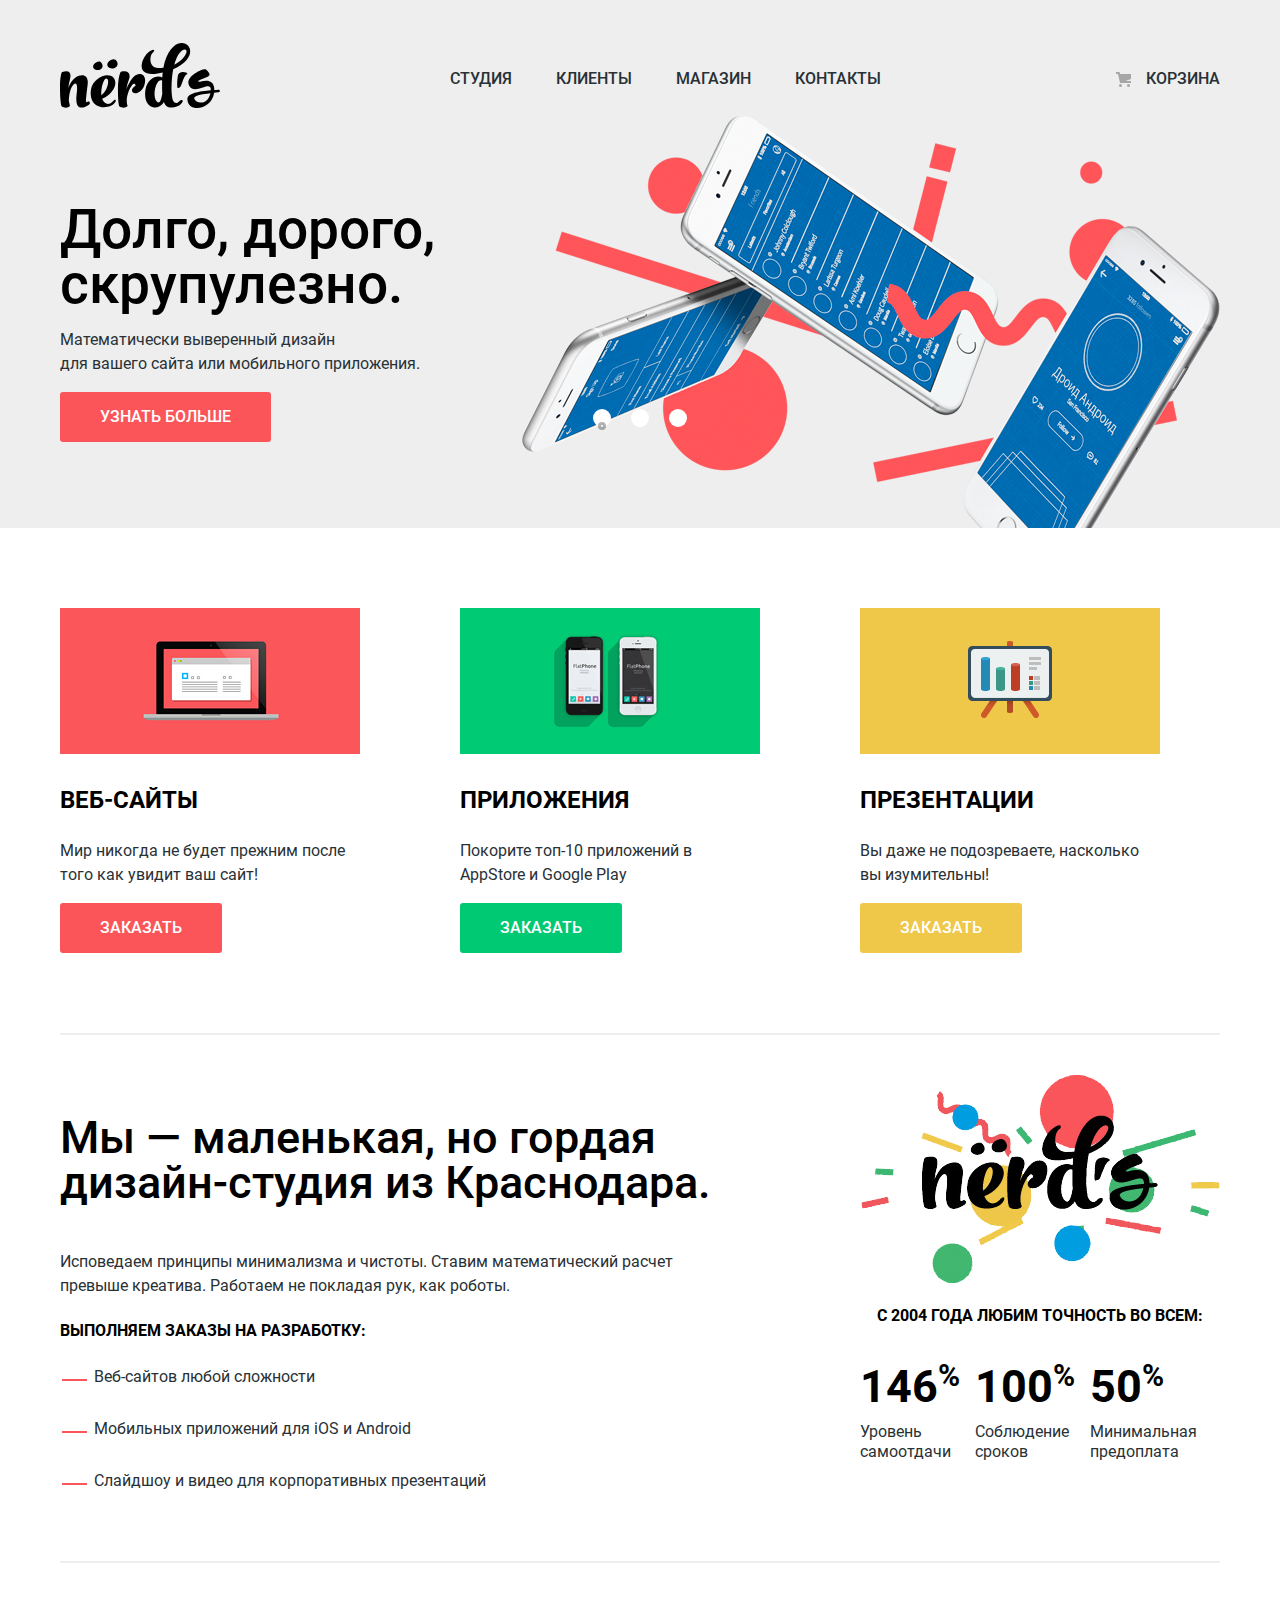
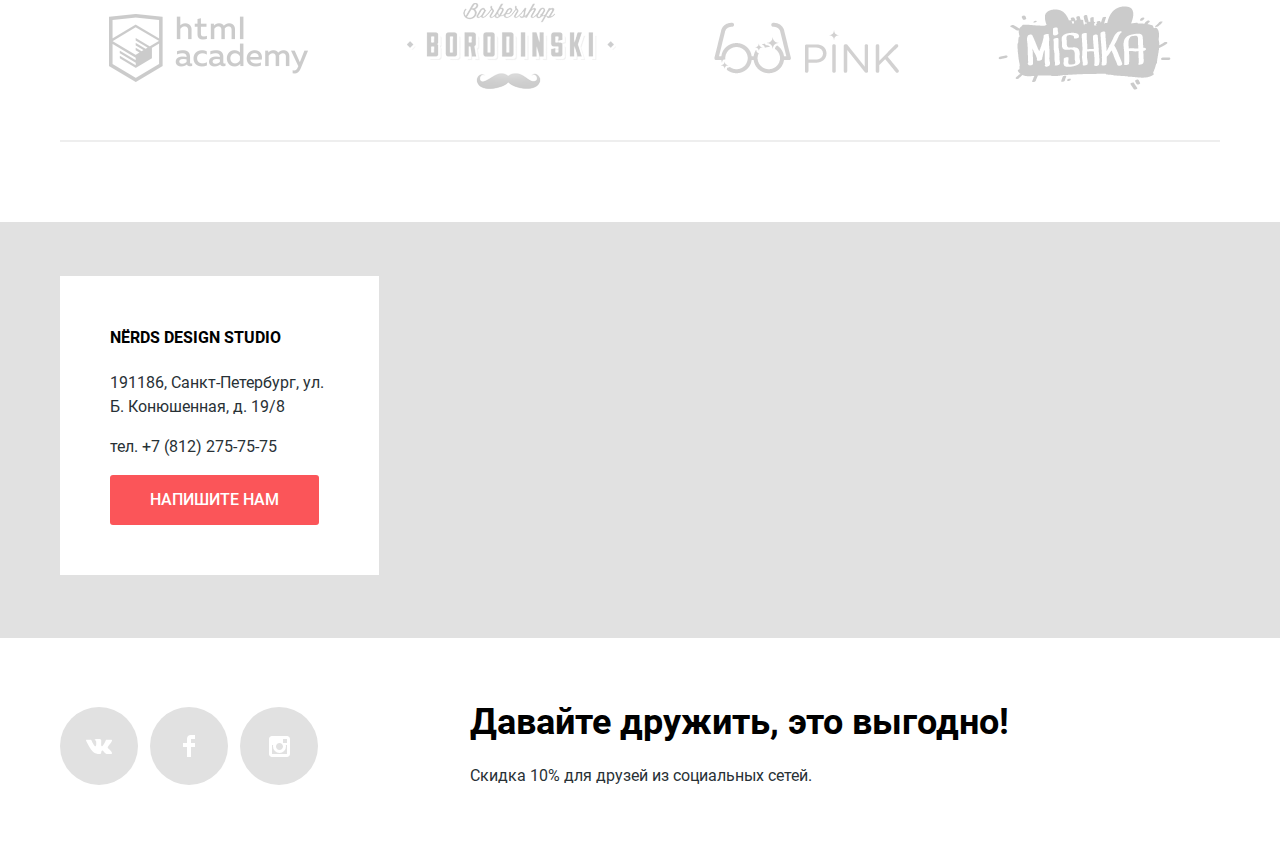
<file: index.html>
<!DOCTYPE html>
<html lang="ru">
<head>
  <meta charset="utf-8">
  <link rel="stylesheet" href="css/normalize.css">
  <link rel="stylesheet" href="css/style.css">
  <script defer src="js/script.js"></script>
  <title>Нёрдс</title>
</head>
<body>
  <header class="main-header">
    <nav class="navigation main-wrapper">
      <a class="main-menu__link--logo-index">
        <img class="main-logo" src="img/nerds-logo.svg" width="160px" alt="Логотип дизайн-студии «Нёрдс»">
      </a>
      <ul class="main-menu__list no-bullet">
        <li class="main-menu__item">
          <a class="main-menu__link" href="">Студия</a>
        </li>
        <li class="main-menu__item">
          <a class="main-menu__link" href="">Клиенты</a>
        </li>
        <li class="main-menu__item">
          <a class="main-menu__link" href="catalog.html">Магазин</a>
        </li>
        <li class="main-menu__item">
          <a class="main-menu__link" href="">Контакты</a>
        </li>
      </ul>
      <ul class="basket no-bullet">
        <li class="main-menu__item">
          <a class="main-menu__link main-menu__link--basket" href="">Корзина</a>
        </li>
      </ul>
    </nav>
  </header>
  <main class="main-content">
    <h1 class="visually-hidden">Дизайн-студия «Нёрдс»</h1>
    <section class="slider">
      <h2 class="visually-hidden">Преимущества</h2>
      <div class="slider__wrapper main-wrapper">

        <ul class="slider__list no-bullet">
          <li class="slider__item ">
            <div class="slider__slide-1 slide-wrapper slider__slide--show">
              <h3 class="slider__slide-name">Долго, дорого,<br>скрупулезно.</h3>
              <p class="slider__slide-text">Математически выверенный дизайн<br>для вашего сайта или мобильного приложения.</p>
              <a class="button slider__button" href="">Узнать больше</a>
            </div>
          </li>
          <li class="slider__item">
            <div class="slider__slide-2 slide-wrapper">
              <h3 class="slider__slide-name">Любим математику<br>как никто другой</h3>
              <p class="slider__slide-text">Никакого креатива, только математические формулы<br>для расчета идеальных пропорций.</p>
              <a class="button slider__button" href="">Узнать больше</a>
            </div>
          </li>
          <li class="slider__item">
            <div class="slider__slide-3 slide-wrapper">
              <h3 class="slider__slide-name">Только ночь,<br>только хардкор</h3>
              <p class="slider__slide-text">Работать днем, как все? Мы против этого.<br>Ближе к полуночи работа только начинается.</p>
              <a class="button slider__button">Узнать больше</a>
            </div>
          </li>
        </ul>
        <div class="slider__controls">
          <ul class="slider__controls-list no-bullet">
            <li class="slider__controls-item no-js-hide">
              <button class="slider__control slider__control-1" disabled></button>
              <div class="slider__control-indicator slider__control-indicator--current"></div>
            </li>
            <li class="slider__controls-item no-js-hide">
              <button class="slider__control slider__control-2"></button>
              <div class="slider__control-indicator"></div>
            </li>
            <li class="slider__controls-item no-js-hide">
              <button class="slider__control slider__control-3"></button>
              <div class="slider__control-indicator"></div>
            </li>
          </ul>
        </div>
      </div>
    </section>
    <div class="main-wrapper">
      <section class="services">
        <h2 class="visually-hidden">Чем мы занимаемся</h2>
        <ul class="services__list no-bullet">
          <li class="services__item">
            <img class="services__image" src="img/illustration-sites.png" width="300px" alt="">
            <h3 class="services__caption">Веб-сайты</h3>
            <p class="services__text">Мир никогда не будет прежним после того как увидит ваш сайт!</p>
            <button class="button" type="button">Заказать</button>
          </li>
          <li class="services__item">
            <img class="services__image" src="img/illustration-apps.png" width="300px" alt="">
            <h3 class="services__caption">Приложения</h3>
            <p class="services__text">Покорите топ-10 приложений в AppStore и Google Play</p>
            <button class="button button--green" type="button">Заказать</button>
          </li>
          <li class="services__item">
            <img class="services__image" src="img/illustration-presentations.png" width="300px" alt="">
            <h3 class="services__caption">Презентации</h3>
            <p class="services__text">Вы даже не подозреваете, насколько вы изумительны!</p>
            <button class="button button--yellow" type="button">Заказать</button>
          </li>
        </ul>
      </section>
      <hr>
      <section class="about">
        <h2 class="visually-hidden">О нас</h2>
        <div class="about__column-left">
          <h3 class="about__lead">Мы — маленькая, но гордая дизайн-студия из Краснодара.</h3>
          <p class="about__text">Исповедаем принципы минимализма и чистоты. Ставим математический расчет превыше креатива. Работаем не покладая рук, как роботы.</p>
          <h4 class="about__caption caption">Выполняем заказы на разработку:</h4>
          <ul class="about__work-list no-bullet">
            <li class="about__work-item item-bullet">Веб-сайтов любой сложности</li>
            <li class="about__work-item item-bullet">Мобильных приложений для iOS и Android</li>
            <li class="about__work-item item-bullet">Слайдшоу и видео для корпоративных презентаций</li>
          </ul>
        </div>
        <div class="about__column-right">
          <img class="about__logo" src="img/nerds-illustration.png" width="360px" alt="">
          <h4 class="about__caption caption">С 2004 года любим точность во всем:</h4>
          <ul class="about__rates-list no-bullet">
            <li class="about__rates-item">
              <p class="about__text about__rates-text">
                <strong class="about__rate">146<span class="perсent">%</span></strong> Уровень самоотдачи
              </p>
            </li>
            <li class="about__rates-item">
              <p class="about__text about__rates-text">
                <strong class="about__rate">100<span class="perсent">%</span></strong> Соблюдение сроков
              </p>
            </li>
            <li class="about__rates-item">
              <p class="about__text about__rates-text">
                <strong class="about__rate">50<span class="perсent">%</span></strong> Минимальная предоплата
              </p>
            </li>
          </ul>
        </div>
      </section>
      <hr>
      <section class="clients">
        <h2 class="visually-hidden">Наши клиенты</h2>
        <ul class="clients__list no-bullet">
          <li class="clients__item">
            <a class="clients__link" href="https://htmlacademy.ru/">
              <img class="clients__banner" src="img/logo-1.png" width="199px" alt="HTML Academy интерактивные онлайн-курсы">
            </a>
          </li>
          <li class="clients__item">
            <a class="clients__link" href="#">
              <img class="clients__banner" src="img/logo-2.png" width="209px" alt="Барбершоп Бородинский">
            </a>
          </li>
          <li class="clients__item">
            <a class="clients__link" href="#">
              <img class="clients__banner" src="img/logo-3.png" width="185px" alt="Pink">
            </a>
          </li>
          <li class="clients__item">
            <a class="clients__link" href="#">
              <img class="clients__banner" src="img/logo-4.png" width="173px;" alt="Mishka">
            </a>
          </li>
        </ul>
      </section>
      <hr class="hr--margin-bottom">
    </div>
  </main>
  <footer class="main-footer">
    <div class="map">
      <script type="text/javascript" charset="utf-8" async src="https://api-maps.yandex.ru/services/constructor/1.0/js/?um=constructor%3A93148eb541c0cf088c847e32d00c5382eb821a0918bf2b37befaef58043a42cd&amp;width=100%25&amp;height=416&amp;lang=ru_RU&amp;scroll=false"></script>
    </div>
    <div class="main-wrapper">
      <h2 class="visually-hidden">Контактная информация</h2>
      <div class="contacts">
        <h4 class="contacts__caption caption">Nёrds Design Studio</h4>
        <p class="contacts__text">191186, Санкт-Петербург, ул. Б. Конюшенная, д. 19/8</p>
        <p class="contacts__text">тел. +7 (812) 275-75-75</p>
        <a class="button contacts__button" href="feedback.html">Напишите нам</a>
      </div>
      <div class="social-links">
        <ul class="social-links__list no-bullet">
          <li class="social-links__item">
            <a class="social-links__link" href="https://vk.com">
              <img class="social-links__icon" src="img/vk-icon.svg" width="26px" alt="Наша группа Вконтакте">
            </a>
          </li>
          <li class="social-links__item">
            <a class="social-links__link" href="https://facebook.com">
              <img class="social-links__icon" src="img/fb-icon.svg" width="12px" alt="Наш профиль в Facebook">
            </a>
          </li>
          <li class="social-links__item">
            <a class="social-links__link" href="https://instagram.com">
              <img class="social-links__icon" src="img/insta-icon.svg" width="21px" alt="Наш профиль в Instagram">
            </a>
          </li>
        </ul>
        <p class="social-links__text"><strong class="social-links__lead">Давайте дружить, это выгодно!</strong><br>Скидка 10% для друзей из социальных сетей.</p>
      </div>
    </div>
  </footer>
  <section class="modal feedback-page">
    <h2 class="visually-hidden">Форма обратной связи</h2>
    <h2 class=feedback__lead>Напишите нам</h2>
    <form class="feedback__form" action="https://echo.htmlacademy.ru/" method="post">
      <label class="feedback__label">Ваше имя: <input class="form-text-input feedback__name" type="text" name="name" placeholder="Имя Фамилия" required></label>
      <label class="feedback__label">Ваш e-mail: <input class="form-text-input feedback__email" type="email" name="email" placeholder="email@example.com" required></label>
      <label class="feedback__label">Текст письма: <textarea class="form-text-input feedback__message" name="message" placeholder="В свободной форме" required></textarea></label>
      <input class="button feedback__button" type="submit" value="Отправить">
    </form>
    <button class="close-button" type="button">
      <span class="visually-hidden">Закрыть форму обратной связи</span>
    </button>
  </section>
  <div class="blocker"></div>
</body>
</html>
</file>
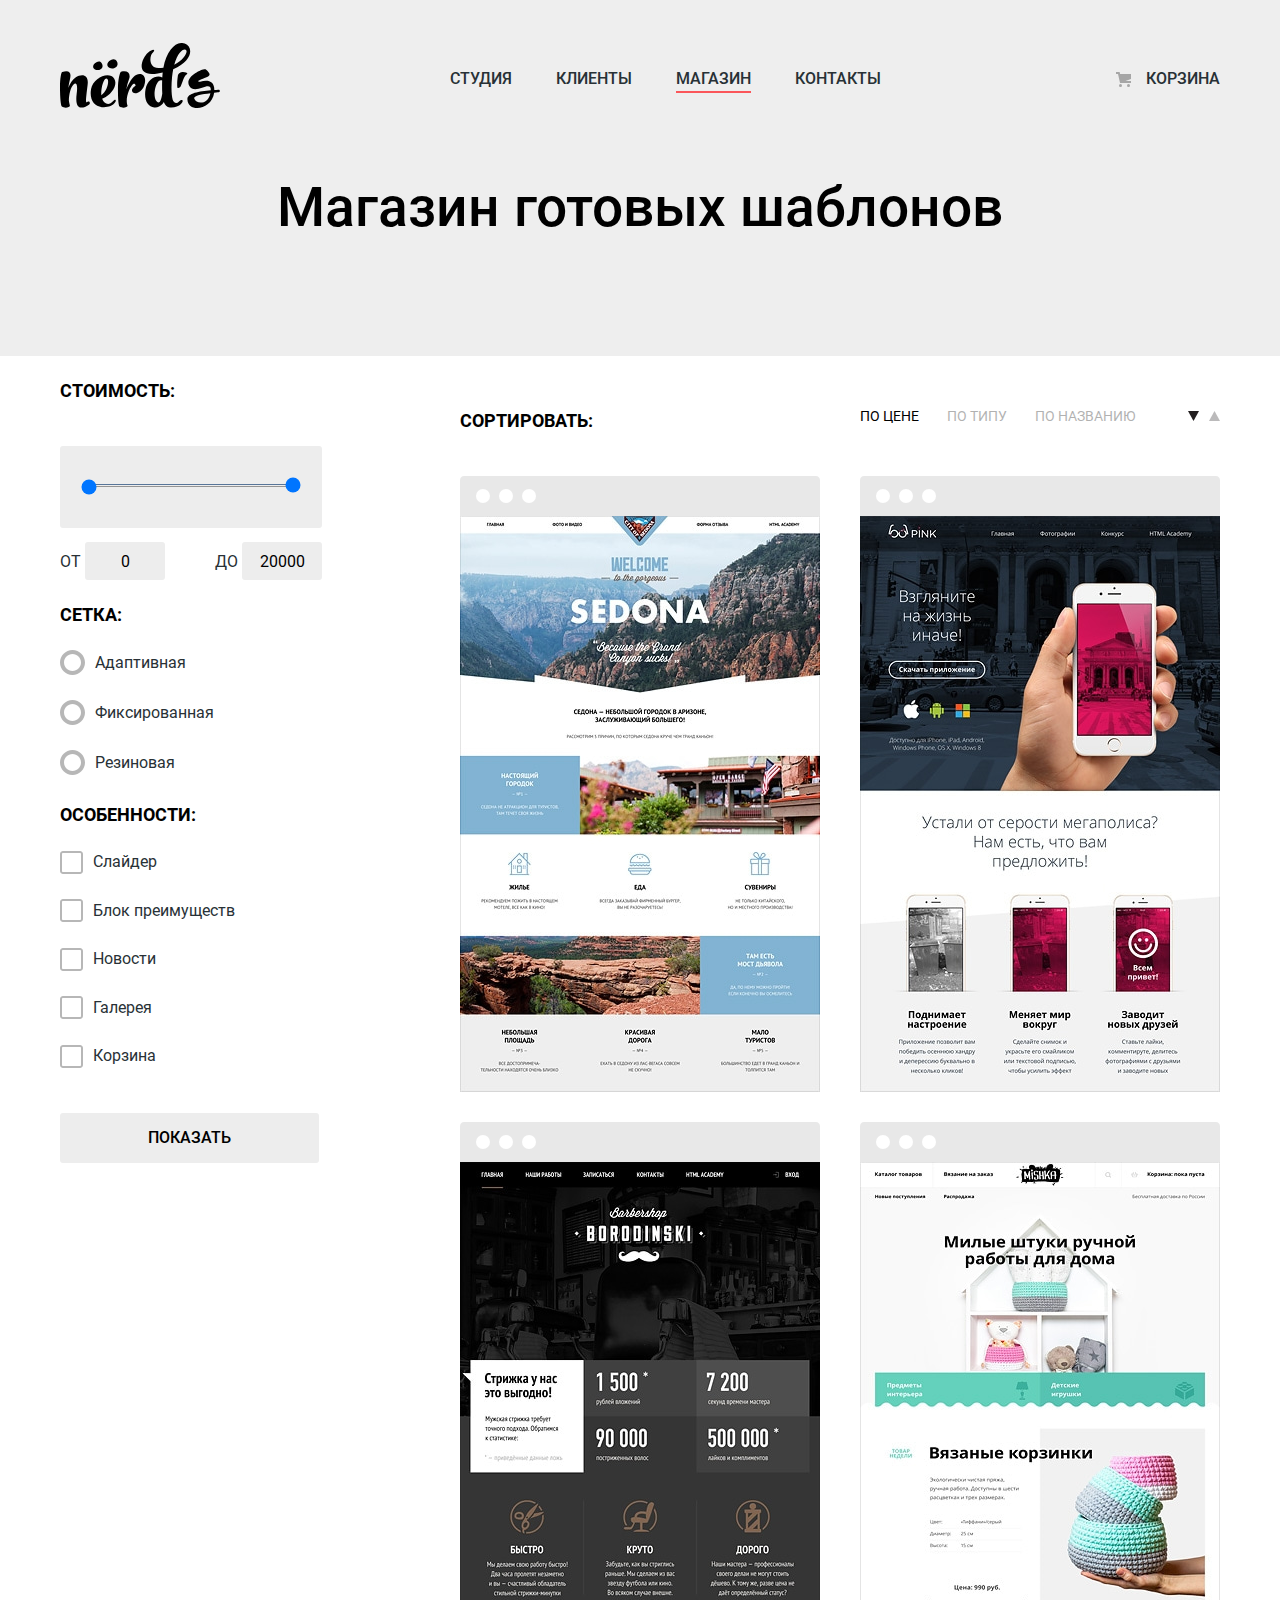
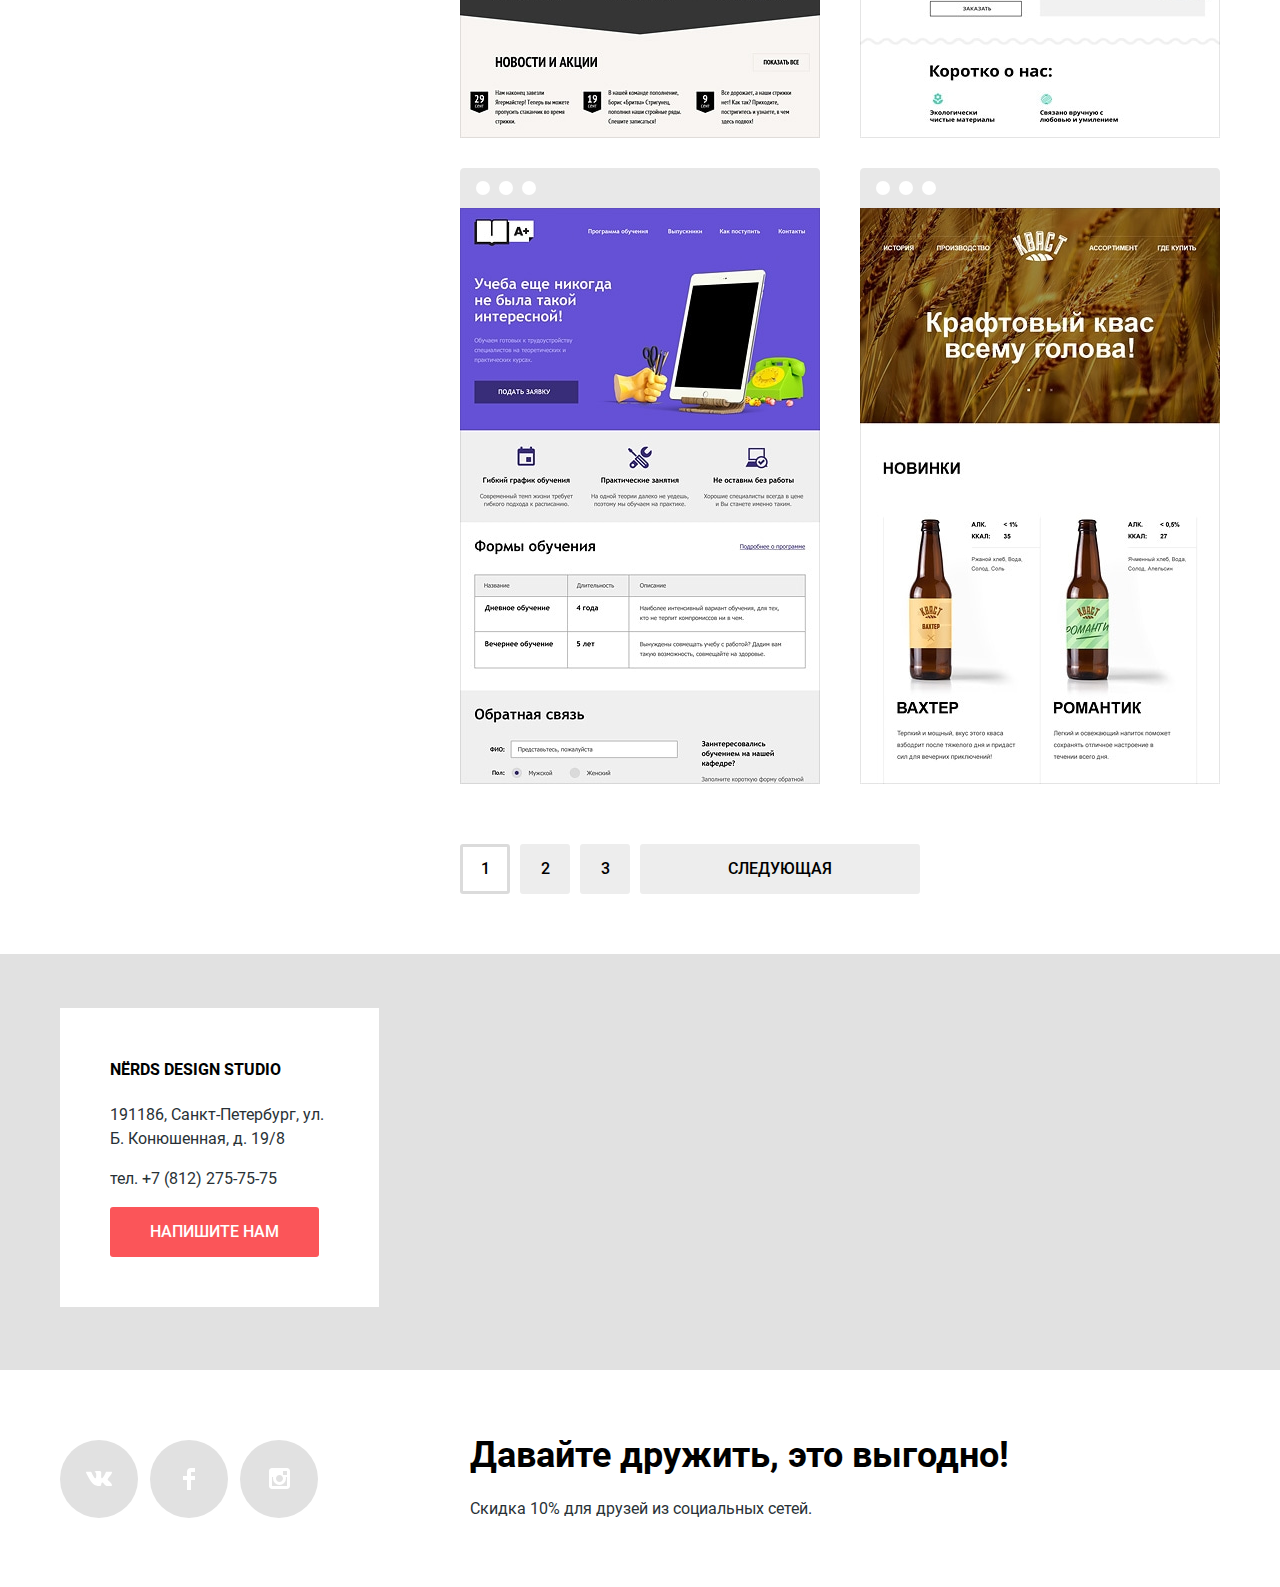
<file: catalog.html>
<!DOCTYPE html>
<html lang="ru">
<head>
  <meta charset="utf-8">
  <link rel="stylesheet" href="css/normalize.css">
  <link rel="stylesheet" href="css/style.css">
  <script defer src="js/script.js"></script>
  <title>Нёрдс | Магазин</title>
</head>
<body>
  <header class="main-header">
    <nav class="navigation main-wrapper">
          <a class="main-menu__link--logo" href="index.html">
            <span class="visually-hidden">Перейти на главную страницу</span>
            <img class="main-logo" src="img/nerds-logo.svg" width="160px" alt="Логотип дизайн-студии «Нёрдс»">
          </a>
      <ul class="main-menu__list no-bullet">
        <li class="main-menu__item">
          <a class="main-menu__link" href="">Студия</a>
        </li>
        <li class="main-menu__item">
          <a class="main-menu__link" href="">Клиенты</a>
        </li>
        <li class="main-menu__item">
          <a class="main-menu__link main-menu__link--current">Магазин</a>
        </li>
        <li class="main-menu__item">
          <a class="main-menu__link" href="">Контакты</a>
        </li>
      </ul>
      <ul class="basket no-bullet">
        <li class="main-menu__item">
          <a class="main-menu__link main-menu__link--basket" href="">Корзина</a>
        </li>
      </ul>
    </nav>
  </header>
  <main class="main-content">
    <div class="main-caption-wrapper">
      <h1 class="main-caption">Магазин готовых шаблонов</h1>
    </div>
    <div class="main-wrapper">
      <div class="columns-container">
        <form class="catalog-form" method="get">
          <fieldset class="catalog-form__fieldset no-js-hide">
            <legend class="catalog-form__legend catalog__caption">Стоимость:</legend>
            <div class="form-range range">
              <div class="range-scale__wrapper">
                <input class="range__scale range__scale--min" type="range" min="0" step="1000" max="20000" value="0" oninput="minRangeMove()">
                <input class="range__scale range__scale--max" type="range" min="0" step="1000" max="20000" value="20000" oninput="maxRangeMove()">
              </div>
              <div class="range-values__wrapper">
                <label class="range-value__label">от <input class="range-value range-value__min-price" type="text" name="min-price" readonly value="0"></label>
                <label class="range-value__label">до <input class="range-value range-value__max-price" type="text" name="max-price" readonly value="20000"></label>
              </div>
            </div>
          </fieldset>
          <fieldset class="catalog-form__fieldset">
            <legend class="catalog-form__legend catalog__caption">Сетка:</legend>
            <ul class="catalog-form__list no-bullet">
              <li class="catalog-form__item">
                <label class="radiobutton">
                  <input class="visually-hidden radiobutton__hidden" type="radio" name="grid" value="adaptive">
                  <span class="radiobutton__indicator"></span>
                  <span class="radiobutton__text">Адаптивная</span>
                </label>
              </li>
              <li class="catalog-form__item">
                <label class="radiobutton">
                  <input class="visually-hidden radiobutton__hidden" type="radio" name="grid" value="fixed">
                  <span class="radiobutton__indicator"></span>
                  <span class="radiobutton__text">Фиксированная</span>
                </label>
              </li>
              <li class="catalog-form__item">
                <label class="radiobutton">
                  <input class="visually-hidden radiobutton__hidden" type="radio" name="grid" value="rubber">
                  <span class="radiobutton__indicator"></span>
                  <span class="radiobutton__text">Резиновая</span>
                </label>
              </li>
            </ul>
          </fieldset>
          <fieldset class="catalog-form__fieldset">
            <legend class="catalog-form__legend catalog__caption">Особенности:</legend>
            <ul class="catalog-form__list no-bullet">
              <li class="catalog-form__item">
                <label class="checkbox">
                  <input class="visually-hidden checkbox__hidden" type="checkbox" name="slider">
                  <span class="checkbox__indicator"></span>
                  <span class="checkbox__text">Слайдер</span>
                </label>
              </li>
              <li class="catalog-form__item">
                <label class="checkbox">
                  <input class="visually-hidden checkbox__hidden" type="checkbox" name="advantages">
                  <span class="checkbox__indicator"></span>
                  <span class="checkbox__text">Блок преимуществ</span>
                </label>
              </li>
              <li class="catalog-form__item">
                <label class="checkbox">
                  <input class="visually-hidden checkbox__hidden" type="checkbox" name="news">
                  <span class="checkbox__indicator"></span>
                  <span class="checkbox__text">Новости</span>
                </label>
              </li>
              <li class="catalog-form__item">
                <label class="checkbox">
                  <input class="visually-hidden checkbox__hidden" type="checkbox" name="gallery">
                  <span class="checkbox__indicator"></span>
                  <span class="checkbox__text">Галерея</span>
                </label>
              </li>
              <li class="catalog-form__item">
                <label class="checkbox">
                  <input class="visually-hidden checkbox__hidden" type="checkbox" name="basket">
                  <span class="checkbox__indicator"></span>
                  <span class="checkbox__text">Корзина</span>
                </label>
              </li>
            </ul>
          </fieldset>
          <input class="button form-button form-button--filter" type="submit" value="Показать">
        </form>
        <section class="catalog">
          <div class="catalog__group-by">
            <p class="catalog__caption">Сортировать:</p>
            <div class="catalog-controls__wrapper">
              <ul class="catalog-controls__list catalog-controls__list--group-by no-bullet">
                <li class="catalog-controls__item catalog-controls__item--group-by"><button class="catalog__control catalog__control--current catalog__control--group-by">По цене</button></li>
                <li class="catalog-controls__item catalog-controls__item--group-by"><button class="catalog__control catalog__control--group-by">По типу</button></li>
                <li class="catalog-controls__item catalog-controls__item--group-by"><button class="catalog__control catalog__control--group-by">По названию</button></li>
              </ul>
              <ul class="catalog-controls__list catalog-controls__list--order no-bullet">
                <li class="catalog-controls__item catalog-controls__item--order"><button class="catalog__control catalog__control--current catalog__control--order"><img src="img/icon-down-dir.svg" width="11px" alt="По убыванию"></button></li>
                <li class="catalog-controls__item catalog-controls__item--order"><button class="catalog__control catalog__control--order"><img src="img/icon-up-dir.svg" width="11px" alt="По возрастанию"></button></li>
              </ul>
            </div>
          </div>
          <ul class="catalog__list no-bullet">
            <li class="catalog__item">
              <a class="catalog__buy-link" href="">
                <img class="catalog__image" src="img/img-sedona.jpg" width="360px" alt="">
              </a>
              <div class="catalog-card">
                <p class="catalog-card__caption catalog__caption">Sedona</p>
                <p class="catalog-card__text">Информационный сайт<br>для туристов</p>
                <label class="button catalog-card__button" type="button">9900 руб.</label>
              </div>
            </li>
            <li class="catalog__item">
              <a class="catalog__buy-link" href="">
                <img class="catalog__image" src="img/img-pink.jpg" width="360px" alt="">
              </a>
              <div class="catalog-card">
                <p class="catalog-card__caption catalog__caption">Pink App</p>
                <p class="catalog-card__text">Продуктовый лендинг<br>приложения для iOS и Android</p>
                <label class="button catalog-card__button" type="button">9900 руб.</label>
              </div>
            </li>
            <li class="catalog__item">
              <a class="catalog__buy-link" href="">
                <img class="catalog__image" src="img/img-barbershop.jpg" width="360px" alt="">
              </a>
              <div class="catalog-card">
                <p class="catalog-card__caption catalog__caption">Barbershop</p>
                <p class="catalog-card__text">Сайт салона красоты.<br>Для мужчин, да.</p>
                <label class="button catalog-card__button" type="button">9900 руб.</label>
              </div>
            </li>
            <li class="catalog__item">
              <a class="catalog__buy-link" href="">
                <img class="catalog__image" src="img/img-mishka.jpg" width="360px" alt="">
              </a>
              <div class="catalog-card">
                <p class="catalog-card__caption catalog__caption">Mishka</p>
                <p class="catalog-card__text">Интернет-магазин<br>вязаных игрушек</p>
                <label class="button catalog-card__button" type="button">9900 руб.</label>
              </div>
            </li>
            <li class="catalog__item">
              <a class="catalog__buy-link" href="">
                <img class="catalog__image" src="img/img-aplus.jpg" width="360px" alt="">
              </a>
              <div class="catalog-card">
                <p class="catalog-card__caption catalog__caption">A Plus</p>
                <p class="catalog-card__text">Лендинг курсов<br>повышения квалификации</p>
                <label class="button catalog-card__button" type="button">9900 руб.</label>
              </div>
            </li>
            <li class="catalog__item">
              <a class="catalog__buy-link" href="">
                <img class="catalog__image" src="img/img-kvast.jpg" width="360px" alt="">
              </a>
              <div class="catalog-card">
                <p class="catalog-card__caption catalog__caption">Кваст</p>
                <p class="catalog-card__text">Промо-сайт производителя<br>крафтового кваса</p>
                <label class="button catalog-card__button" type="button">9900 руб.</label>
              </div>
            </li>
          </ul>
          <div class="pagination">
            <ul class="pagination__list no-bullet">
              <li class="pagination__item">
                <button class="button form-button pagination-button pagination-button--current">1</button>
              </li>
              <li class="pagination__item">
                <button class="button form-button pagination-button">2</button>
              </li>
              <li class="pagination__item">
                <button class="button form-button pagination-button">3</button>
              </li>
              <li class="pagination__item">
                <button class="button form-button">Следующая</button>
              </li>
            </ul>
          </div>
        </section>
      </div>
    </div>
  </main>
  <footer class="main-footer">
    <div class="map">
      <script type="text/javascript" charset="utf-8" async src="https://api-maps.yandex.ru/services/constructor/1.0/js/?um=constructor%3A93148eb541c0cf088c847e32d00c5382eb821a0918bf2b37befaef58043a42cd&amp;width=100%25&amp;height=416&amp;lang=ru_RU&amp;scroll=false"></script>
    </div>
    <div class="main-wrapper">
      <h2 class="visually-hidden">Контактная информация</h2>
      <div class="contacts">
        <h4 class="contacts__caption caption">Nёrds Design Studio</h4>
        <p class="contacts__text">191186, Санкт-Петербург, ул. Б. Конюшенная, д. 19/8</p>
        <p class="contacts__text">тел. +7 (812) 275-75-75</p>
        <a class="button contacts__button" href="feedback.html">Напишите нам</a>
      </div>
      <div class="social-links">
        <ul class="social-links__list no-bullet">
          <li class="social-links__item">
            <a class="social-links__link" href="https://vk.com">
              <img class="social-links__icon" src="img/vk-icon.svg" width="26px" alt="Наша группа Вконтакте">
            </a>
          </li>
          <li class="social-links__item">
            <a class="social-links__link" href="https://facebook.com">
              <img class="social-links__icon" src="img/fb-icon.svg" width="12px" alt="Наш профиль в Facebook">
            </a>
          </li>
          <li class="social-links__item">
            <a class="social-links__link" href="https://instagram.com">
              <img class="social-links__icon" src="img/insta-icon.svg" width="21px" alt="Наш профиль в Instagram">
            </a>
          </li>
        </ul>
        <p class="social-links__text"><strong class="social-links__lead">Давайте дружить, это выгодно!</strong><br>Скидка 10% для друзей из социальных сетей.</p>
      </div>
    </div>
  </footer>
  <section class="modal feedback-page">
    <h2 class="visually-hidden">Форма обратной связи</h2>
    <h2 class=feedback__lead>Напишите нам</h2>
    <form class="feedback__form" action="https://echo.htmlacademy.ru/" method="post">
      <label class="feedback__label">Ваше имя: <input class="form-text-input feedback__name" type="text" name="name" placeholder="Имя Фамилия" required pattern=".{3,}"></label>
      <label class="feedback__label">Ваш e-mail: <input class="form-text-input feedback__email" type="email" name="email" placeholder="email@example.com" required></label>
      <label class="feedback__label">Текст письма: <textarea class="form-text-input feedback__message" name="message" placeholder="В свободной форме" required></textarea></label>
      <input class="button feedback__button" type="submit" value="Отправить">
    </form>
    <button class="close-button" type="button">
      <span class="visually-hidden">Закрыть форму обратной связи</span>
    </button>
  </section>
  <div class="blocker"></div>
</body>
</html>
</file>
<file: css/style.css>
@font-face {
  font-family: "Roboto";
  font-style: normal;
  font-weight: 400;
  /* Браузер сначала попробует найти шрифт локально */
  src: local("Roboto"),
    /* Если не получилось, загрузит woff2 */
  url("../fonts/roboto.woff2") format("woff2"),
    /* Если браузер не поддерживает woff2, загрузит woff */
  url("../fonts/roboto.woff") format("woff");
  font-display: swap;
}

@font-face {
  font-family: "Roboto";
  font-style: normal;
  font-weight: 500;
  src: local("Roboto Medium"),
  url("../fonts/robotomedium.woff2") format("woff2"),
  url("../fonts/robotomedium.woff") format("woff");
  font-display: swap;
}

@font-face {
  font-family: "Roboto";
  font-style: normal;
  font-weight: 700;
  src: local("Roboto Bold"),
  url("../fonts/robotobold.woff2") format("woff2"),
  url("../fonts/robotobold.woff") format("woff");
  font-display: swap;
}

*, *::before, *::after{
  box-sizing: border-box;
}

body{
  margin: 0;
  padding: 0;
  font-family: "Roboto", Arial, sans-serif;
  font-weight: 400;
  font-size: 16px;
  line-height: 24px;
  color: #283136;
  text-decoration: none;
  background-color: #ffffff;
}

a{
  text-decoration: inherit;
  color: inherit;
}

img{
  max-width: 100%;
}

.visually-hidden{
  border: 0;
  clip: rect(0 0 0 0);
  -webkit-clip-path: polygon(0px 0px, 0px 0px, 0px 0px);
  clip-path: polygon(0px 0px, 0px 0px, 0px 0px);
  width: 1px;
  height: 1px;
  margin: -1px;
  overflow: hidden;
  padding: 0;
  position: absolute;
  white-space: nowrap;
}

.main-wrapper{
  width: 1200px;
  padding: 0 20px;
  margin: 0 auto;
}

.main-header{
  background-color: #eeeeee;
  min-height: 115px;
  display:flex;
}

.no-bullet{
  margin: 0;
  padding:0;
  list-style: none;
}

.navigation{
  margin-top: auto;
  display: flex;
  flex-direction: row;
  justify-content: center;
  align-items: center;
  font-weight: 500;
  text-transform: uppercase;
}

.main-menu__list{
  display: flex;
  flex-direction: row;
  flex-wrap: wrap;
  justify-content: center;
  margin-left: auto;
  margin-right: auto;
}

.main-menu__item{
  margin-left: 44px;
  position: relative;
}

.main-logo{
  min-width: 160px;
}

.main-menu__link:hover,
.main-menu__link:focus{
  color: #fb565a;
}

.main-menu__link:active{
  color: #000000;
  opacity: 0.3;
}

.main-menu__link--current::after{
  content: "";
  display: block;
  width: 100%;
  height: 2px;
  background-color: #fb565a;
  position: absolute;
  bottom: -2px;
  right:0;
}

.main-menu__link--current:hover,
.main-menu__link--current:focus{
  color: #000000;
}

.main-menu__link--basket{
  display: inline-block;
  margin-left: 35px;
}

.main-menu__link--basket::before{
  content: "";
  display: block;
  width: 15px;
  height: 15px;
  background-image: url("../img/cart-icon.svg");
  background-repeat: no-repeat;
  position: absolute;
  top: 5px;
  left: 5px;
}

.main-menu__link--logo:hover,
.main-menu__link--logo:focus{
  opacity: 0.8
}

.main-menu__link--logo:active{
  opacity: 0.3;
}

.slider{
  background-color: #eeeeee;
  margin-bottom: 80px;
}

.slider__wrapper{
  position:relative;
  display:flex;
  flex-direction: column;
}

.slider__list{
  position: relative;
  height: 413px;
}

.slider__slide-name{
  font-size: 55px;
  line-height: 55px;
  color: #000000;
  font-weight: 500;
  margin:0;
}

.slide-wrapper{
  display: none;
  height: 100%;
  width: 100%;
  margin-right: 30px;
  flex-direction: column;
  justify-content: center;
  align-items: baseline;
  background-position: right;
  background-repeat: no-repeat;
  position: absolute;
}

.slider__slide-1{
  background-image: url("../img/slide1.png");
}

.slider__slide-2{
  background-image: url("../img/slide2.png");
}

.slider__slide-3{
  background-image: url("../img/slide3.png");
}

.slider__slide--show{
  display: flex;
}

.no-js-hide{
  display:none;
}

.slider__controls{
  align-self: center;
  position: absolute;
  bottom: 95px;
}

.slider__controls-list{
  display: flex;
  flex-direction: row;
  justify-content: center;
  align-items: center;
}

.slider__controls-item{
  position: relative;
  margin-left: 10px;
  margin-right: 10px;
}

.slider__control{
  width: 18px;
  height: 18px;
  background-color: #ffffff;
  border: none;
  border-radius: 50%;
  cursor: pointer;
}

.slider__control:disabled,
.slider__control[disabled=""],
.slider__control[disabled="true"],
.slider__control[disabled="disabled"]
{
  cursor: default;
}

.slider__control-indicator{
  display: none;
  position: absolute;
  top:13px;
  left:5px;
  width: 8px;
  height: 8px;
  background-color: transparent;
  border: #000000 solid 3px;
  border-radius: 50%;
  opacity: 0.3;
}

.slider__control-indicator--current{
  display: block;
}

.services__list{
  display: flex;
  flex-direction: row;
  flex-wrap: wrap;
}

.services__item{
  width: 300px;
  margin: 0 50px 80px 50px;
}

.services__item:nth-child(3n+1){
  margin-left: 0;
}

.services__caption{
  font-size: 24px;
  line-height: 30px;
  color: #000000;
  font-weight: 700;
  text-transform: uppercase;
}
.about{
  display: flex;
  flex-direction: row;
  justify-content: space-between;
  margin: 40px 0;
}

.about__column-left{
  width: 660px;
}

.about__lead{
  font-size: 45px;
  line-height: 45px;
  color: #000000;
  font-weight: 500;
  margin-top: 40px;
}

.caption{
  line-height: 24px;
  color: #000000;
  font-weight: 700;
  text-transform: uppercase;
}

.item-bullet{
  margin-left: 34px;
  margin-bottom: 28px;
  position: relative;
}

.item-bullet::before{
  position: absolute;
  top: 14px;
  left: -32px;
  display: block;
  content: "";
  width: 25px;
  height: 2px;
  background-color: #fb565a;
}

.about__column-right{
  width:360px;
  display: flex;
  flex-direction: column;
  align-items: center;
}

.about__rates-list{
  width: 100%;
  display: flex;
  flex-direction: row;
  justify-content: space-between;
}

.about__rates-item{
  margin-right: 15px;
}
.about__rates-text{
  line-height: 20px;
}

.about__rate{
  display: block;
  font-size: 45px;
  color: #000000;
  font-weight: 700;
  margin-bottom: 25px;
}

.perсent{
  vertical-align: super;
  font-size: 30px;
}

.clients__list{
  display: flex;
  flex-direction: row;
  flex-wrap: wrap;
  justify-content: space-between;
  align-items: center;
  margin: 40px 0;
}

.clients__item{
  margin:0 auto;
}

.clients__link{
  opacity: 0.2;
}

.clients__link:hover,
.clients__link:focus{
  opacity: 1;
}

.clients__link:active {
  opacity: 0.1;
}

.contacts{
  position: absolute;
  top: 54px;
  width: 319px;
  padding: 50px;
  background-color: #ffffff;
}

.social-links{
  display: flex;
  flex-direction: row;
  height: 217px;
  align-items: center;
}

.social-links__list{
  display: flex;
  flex-direction: row;
  margin-right: 140px;
}

.social-links__item{
  width: 78px;
  height: 78px;
  margin-right: 12px;
}

.social-links__link{
  width: 100%;
  height: 100%;
  display:flex;
  background-color: #e1e1e1;
  border-radius: 39px;
  justify-content: center;
  align-items: center;
}

.social-links__link:hover,
.social-links__link:focus{
  background-color: #e74246;
}

.social-links__link:active{
  background-color: #d7373b;
}

.social-links__link:active > .social-links__icon{
  opacity: 0.3;
}

.social-links__lead{
  display: block;
  font-size: 36px;
  line-height: 36px;
  color: #000000;
  font-weight: 700;
}

.button{
  width: auto;
  height: 50px;
  display: inline-flex;
  justify-content: center;
  align-items: center;
  padding: 13px 40px;
  font-family: inherit;
  font-size: 16px;
  line-height: 18px;
  color: #ffffff;
  font-weight: 500;
  text-transform: uppercase;
  border: none;
  border-radius: 3px;
  cursor: pointer;
  background-color: #fb5559;
}

.button:hover,
.button:focus{
  background-color: #e74246;
}

.button:active{
  background-color: #d7363a;
}

.button--green{
  background-color: #00c973;
}

.button--green:hover,
.button--green:focus{
  background-color: #00bc6b;
}

.button--green:active{
  background-color: #00aa61;
}

.button--yellow{
  background-color: #efc749;
}

.button--yellow:hover,
.button--yellow:focus{
  background-color: #eab434;
}

.button--yellow:active{
  background-color: #e5a722;
}

.form-button{
  background-color: #ededed;
  color: #000000;
  padding-left: 88px;
  padding-right: 88px;
}

.form-button:hover,
.form-button:focus{
  background-color: #dfdfdf;
}

.form-button:active{
  background-color: #d5d5d5;
  color: rgba(0, 0, 0, 0.3);
  border-top: 3px solid rgba(0, 0, 0, 0.3);
}

.pagination-button{
  padding: 0;
  width: 50px;
  height: 50px;
}

.pagination-button--current,
.pagination-button--current:hover,
.pagination-button--current:focus,
.pagination-button--current:active{
  color: #000000;
  border: 3px solid #dbdbdb;
  background-color: #ffffff;
  cursor: default;
}


hr{
  padding:0;
  margin:0;
  border:none;
  border-top: #eeeeee solid 1px;
  border-bottom: #eeeeee solid 1px;
}

.main-footer{
  position: relative;
}

.map{
  height: 416px;
  background-color: #e1e1e1;
}

.contacts__caption{
  margin-top:0;
}

.hr--margin-bottom{
  margin-bottom: 80px;
}

.main-caption-wrapper{
  height: 241px;
  background-color: #eeeeee;
  padding-top:80px;
}

.main-caption {
  font-size: 55px;
  color: #000000;
  font-weight: 500;
  text-align: center;
  margin: 0;
}

.columns-container{
  display: flex;
  flex-direction: row;
}

.catalog-form{
  margin-top: 20px;
  min-width: 400px;
}

.catalog-form__fieldset{
  border: none;
  margin:0;
  padding:0;
}

.catalog__caption{
  font-size: 18px;
  line-height: 30px;
  color: #000000;
  font-weight: 700;
  text-transform: uppercase;
  margin: 30px 0 20px 0;
}

.catalog-form__item{
  margin-bottom: 18px;
}

.checkbox{
  cursor: pointer;
  display: inline-flex;
  align-items: center;
}

.checkbox__text{
  display: inline-block;
  margin-left: 10px;
  color: #283136;
}

.checkbox__indicator{
  display: inline-block;
  width: 23px;
  height: 23px;
  background-image: url("../img/checkbox-off.svg");
  background-repeat: no-repeat;
  opacity: 0.4;
}

.checkbox__hidden:checked + .checkbox__indicator{
  background-image: url("../img/checkbox-on.svg");
}

.checkbox__indicator:hover,
.checkbox:hover > .checkbox__indicator,
.checkbox__hidden:focus + .checkbox__indicator{
  opacity: 1;
}


.radiobutton{
  cursor: pointer;
  display: inline-flex;
  align-items: center;
}

.radiobutton__text{
  display: inline-block;
  margin-left: 10px;
  color: #283136;
}

.radiobutton__indicator{
  display: inline-block;
  width: 25px;
  height: 25px;
  background-image: url("../img/radio-off.svg");
  background-repeat: no-repeat;
  opacity: 0.4;
}

.radiobutton__hidden:checked + .radiobutton__indicator{
  background-image: url("../img/radio-on.svg");
}

.radiobutton__indicator:hover,
.radiobutton:hover > .radiobutton__indicator,
.radiobutton__hidden:focus + .radiobutton__indicator{
  opacity: 1;
}

.catalog__list{
  display: flex;
  flex-direction: row;
  flex-wrap: wrap;
  justify-content: space-between;
  margin-bottom: 30px;
}

.catalog__item{
  width: 360px;
  position: relative;
  margin-bottom: 30px;
}

.catalog__item:hover{
  filter: drop-shadow(0px 6px 8px rgba(0,1,1,0.25));
  outline: 1px solid rgba(77,77,77,0.1);
}

.catalog__item:hover > .catalog__buy-link::before,
.catalog__item:hover > .catalog-card{
  opacity:1;
}

.catalog__buy-link:focus::before,
.catalog__buy-link:focus + .catalog-card{
  opacity:1;
}

.catalog__buy-link::before{
  display:block;
  content: "";
  width: 100%;
  height: 40px;
  background-image: url("../img/browser.svg");
  background-repeat: no-repeat;
  opacity: 0.12;
}

.catalog-card{
  position: absolute;
  bottom: 0;
  left: 0;
  background-color: #eeeeee;
  width: 100%;
  height: 231px;
  display: flex;
  flex-direction: column;
  align-items: center;
  padding-left: 60px;
  padding-right: 60px;
  opacity:0;
}

.catalog-card__caption{
  display: inline-block;
  margin-top: 25px;
  margin-bottom: 20px;
}

.catalog-card__text{
  font-size: 16px;
  line-height: 18px;
  color: #666666;
  text-align: center;
  display: inline-block;
  margin-top: 0;
  margin-bottom: 25px;
}

.catalog-card__button{
  width: 200px;
}

.catalog__buy-link{
  display: block;
  height: 616px;
  padding: 0;
  margin: 0;
  background-color: #ffffff;
}

.pagination__list{
  display: flex;
  flex-direction: row;
  flex-wrap: wrap;
  margin-bottom: 50px;
}

.catalog__group-by{
  display: flex;
  margin: 20px 0;
}

.catalog-controls__wrapper{
  margin-left: auto;
  width: 360px;
  display: flex;
  justify-content: space-between;
  align-items: center;
}

.catalog-controls__list{
  display: flex;
  align-items: center;
}

.catalog-controls__list--group-by{
  margin-right:auto;
  justify-content: flex-start;
  margin-left:-14px;
}

.catalog-controls__list--order{
  margin-left: auto;
  justify-content: flex-end;
  margin-right: -5px;
}

.catalog__control{
  display: block;
  background-color: inherit;
  border: none;
  font-weight: inherit;
  font-family: inherit;
  text-transform: uppercase;
  font-size: 14px;
  line-height: 18px;
  color: #000000;
  opacity: 0.3;
  cursor: pointer;
  padding: 0;
  margin: 0;
  height: 100%;
}

.catalog__control--group-by{
  padding: 10px 14px;
}

.catalog__control--order{
  padding: 10px 5px;
}

.catalog__control:hover,
.catalog__control:focus{
  opacity: 0.6;
}

.catalog__control:active{
  opacity: 1;
}

.catalog__control--current,
.catalog__control--current:hover,
.catalog__control--current:focus,
.catalog__control--current:active{
  opacity: 1;
  cursor: default;
}

.pagination__item{
  margin: 0 10px 10px 0;
}

.form-range{
  width: 262px;
  margin-bottom: 20px;
}

.range-scale__wrapper{
  position: relative;
  height: 82px;
  background-color: #ededed;
  padding-top: 40px;
  padding-left: 21px;
  border-radius: 3px;
  margin-top: 20px;
  margin-bottom: 14px;
}

.range__scale{
  display: block;
  width: 220px;
  height: 1px;
}

.range__scale--max{
  margin-top: -3px;
}

.range-values__wrapper{
  display: flex;
  justify-content: space-between;
}

.range-value {
  display: inline-block;
  width: 80px;
  height: 38px;
  background-color: #ededed;
  border: none;
  border-radius: 3px;
  text-align: center;
  overflow: hidden;
}

.range-value__label{
  color: #283136;
  text-transform: uppercase;
}

.form-button--filter{
  margin-top: 20px;
}

.modal{
  display: none;
  position: fixed;
  z-index: 10;
  filter: drop-shadow(0px 30px 25px rgba(0,1,1,0.75));
}

.modal-show{
  display: block;
  animation-name: bounce;
  animation-duration: 0.6s;
}

.blocker{
  display: none;
  position: fixed;
  top: 0;
  left: 0;
  z-index: 2;
  height: 100%;
  width: 100%;
  background-color: #000000;
  opacity: 0.7;
}

.blocker-show{
  display: block;
}

.close-button{
  width: 30px;
  height: 30px;
  position: absolute;
  top: 70px;
  right: 85px;
  border: none;
  cursor: pointer;
  background-color: transparent;
}

.close-button:after,
.close-button:before{
  position: absolute;
  top: 12px;
  left: 1px;
  display: block;
  content: "";
  width: 28px;
  height: 4px;
  background-color: #fb565a;
  opacity: 0.3;
}

.close-button:after{
  transform: rotate(45deg);
}

.close-button:before{
  transform: rotate(-45deg);
}

.close-button:hover:before,
.close-button:hover:after,
.close-button:focus:before,
.close-button:focus:after{
  opacity: 1;
}

.close-button:active:before,
.close-button:active:after{
  opacity: 0.1;
}

.feedback-page{
  bottom: 180px;
  left: calc(50% - 480px);
  width: 960px;
  height: 590px;
  background-color: #ffffff;
  padding: 60px 100px 80px 100px;
}

.feedback__form{
  display: flex;
  flex-direction: row;
  flex-wrap: wrap;
  justify-content: space-between;
}

.feedback__lead{
  margin-top: 0;
  font-size: 45px;
  line-height: 45px;
  color: #000000;
  font-weight: 500;
}

.feedback__label{
  font-size: 16px;
  line-height: 32px;
  color: #000000;
  font-weight: 700;
}

.form-text-input{
  background-color: inherit;
  border: 2px solid #d7dbdd;
  color: #d7dcde;
  border-radius: 3px;
  display: block;
  margin-bottom: 34px;
  padding: 10px;
}

.form-text-input:hover{
  color: #b4b9bb;
  border-color: #b4b9bb;
}

.form-text-input:focus{
  color: #000000;
  border-color: #000000;
}

.form-text-input:invalid{
  color: #e74246;
  border-color: #e74246;
  box-shadow: none;
}

.feedback__name, .feedback__email{
  width: 360px;
  height: 50px;
}

.feedback__message{
  width: 760px;
  height: 118px;
  resize: none;
}

.feedback__button{
  width: 260px;
  margin-top: 10px;
}

@keyframes bounce {
  0% { transform: translateY(-2000px); }
  70% { transform: translateY(30px); }
  90% { transform: translateY(-10px); }
  100% { transform: translateY(0); }
}
</file>
